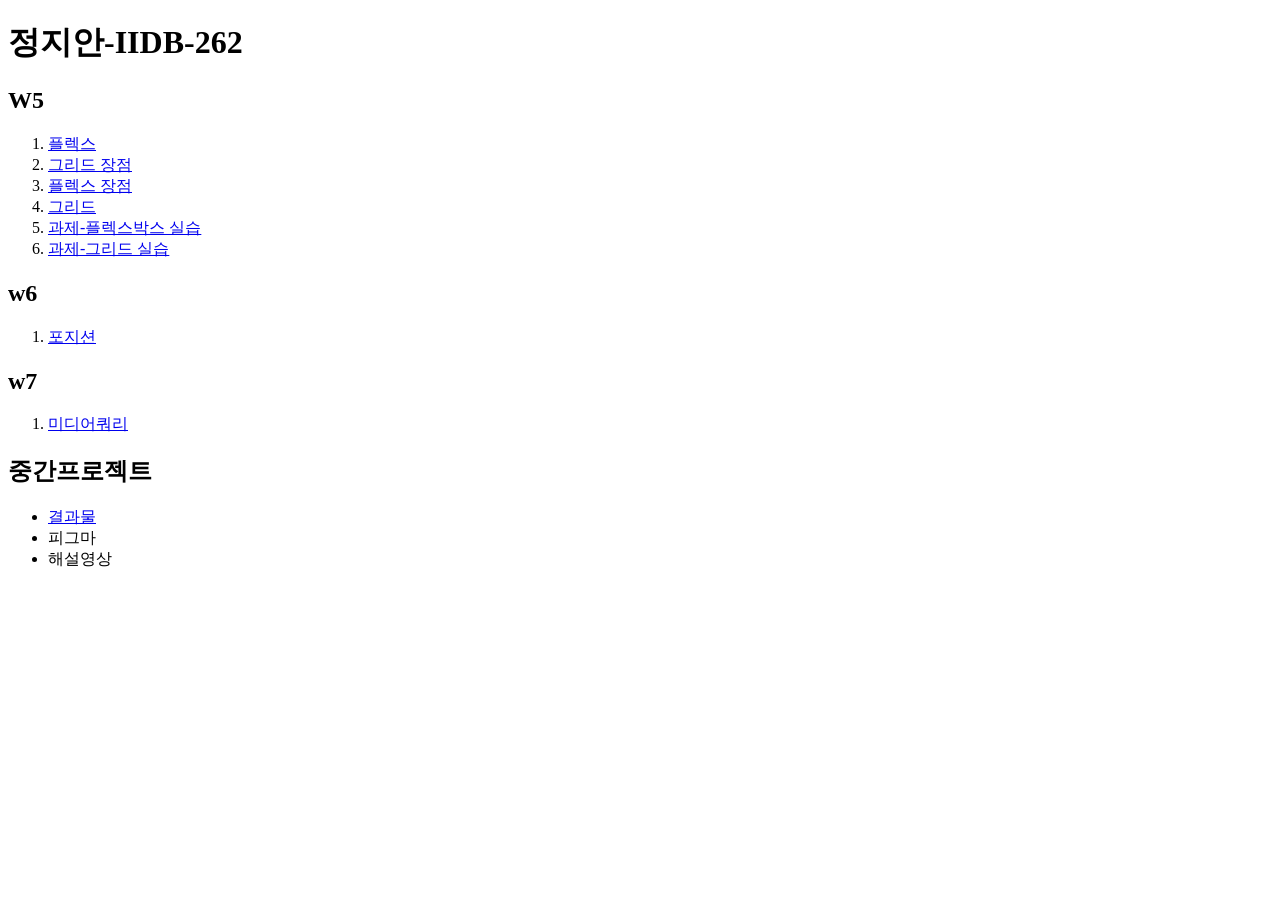
<file: index.html>
<!doctype html>
<html lang="ko">
  <head>
    <meta charset="UTF-8" />
    <meta name="viewport" content="width=device-width, initial-scale=1.0" />
    <title>정지안-IIDB-262</title>
  </head>
  <body>
    <h1>정지안-IIDB-262</h1>
    <h2>W5</h2>
    <ol>
      <li>
        <a href="./src/w5/code1/index.html">플렉스</a>
      </li>
      <li>
        <a href="./src/w5/code2/index.html">그리드 장점</a>
      </li>
      <li>
        <a href="./src/w5/code3/index.html">플렉스 장점</a>
      </li>
      <li>
        <a href="./src/w5/code4/index.html">그리드</a>
      </li>
      <li>
        <a href="./src/w5/assignment1/index.html">과제-플렉스박스 실습</a>
      </li>
      <li>
        <a href="./src/w5/assignment2/index.html">과제-그리드 실습</a>
      </li>
    </ol>
    <h2>w6</h2>
    <ol>
      <li>
        <a href="./src/w6/code1/index.html">포지션</a>
      </li>
    </ol>
    <h2>w7</h2>
    <ol>
      <li>
        <a href="./src/w7/code1/index.html">미디어쿼리</a>
      </li>
    </ol>
    <h2>중간프로젝트</h2>
    <ul>
      <li><a href="./src/mid/index.html">결과물</a></li>
      <li>피그마</li>
      <li>해설영상</li>
    </ul>
  </body>
</html>
</file>
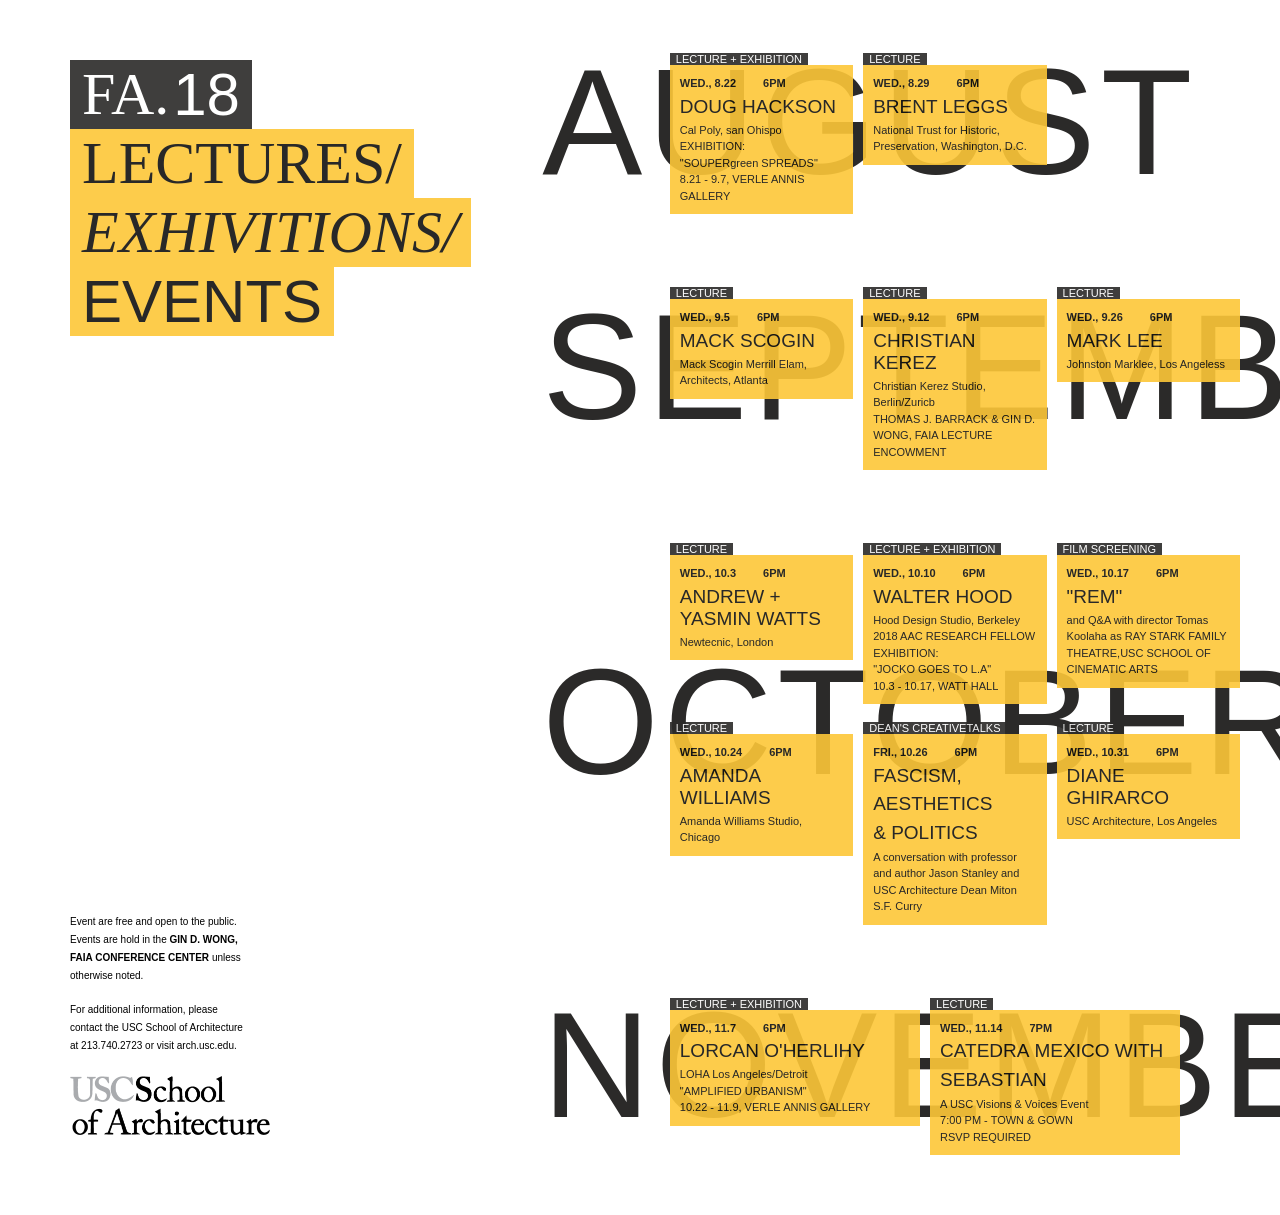
<file: src/mid/index.html>
<!doctype html>
<html lang="ko">
  <head>
    <meta charset="UTF-8" />
    <meta name="viewport" content="width=device-width, initial-scale=1.0" />
    <link rel="stylesheet" href="./style.css" />
    <title>반응형 포스터</title>
  </head>
  <body>
    <div class="title">
      <h1 class="title-black">
        <p class="serif">FA.</p>
        <p>18</p>
      </h1>
      <h1 class="title-yellow serif">LECTURES/</h1>
      <h1 class="title-yellow serif-italic">EXHIVITIONS/</h1>
      <h1 class="title-yellow">EVENTS</h1>
    </div>
    <div class="add-info">
      <p>
        Event are free and open to the public. Events are hold in the
        <strong> GIN D. WONG, FAIA CONFERENCE CENTER </strong> unless otherwise
        noted.
      </p>
      <p>
        For additional information, please contact the USC School of
        Architecture at 213.740.2723 or visit arch.usc.edu.
      </p>
      <img src="USC-logo.png" alt="학교로고" />
    </div>
    <div class="months">
      <div class="august">
        <h2 class="month">
          <span class="full-name">AUGUST</span>
          <span class="short-name">AUG.</span>
        </h2>
        <div class="AUG">
          <div class="info-box">
            <div class="type">
              <span>LECTURE + EXHIBITION</span>
            </div>
            <div class="info">
              <div class="day">
                <p>WED., 8.22</p>
                <p>6PM</p>
              </div>
              <h3 class="scd-title">DOUG HACKSON</h3>
              <p>Cal Poly, san Ohispo</p>
              <div class="scd-info">
                <p>EXHIBITION:</p>
                <p>"SOUPERgreen SPREADS"</p>
                <p>8.21 - 9.7, VERLE ANNIS GALLERY</p>
              </div>
            </div>
          </div>
          <div class="info-box">
            <div class="type">
              <span>LECTURE</span>
            </div>
            <div class="info">
              <div class="day">
                <p>WED., 8.29</p>
                <p>6PM</p>
              </div>
              <h3 class="scd-title">BRENT LEGGS</h3>
              <p>National Trust for Historic, Preservation, Washington, D.C.</p>
            </div>
          </div>
        </div>
      </div>
      <div class="september">
        <h2 class="month">
          <span class="full-name"> SEPTEMBER</span>
          <span class="short-name">SEP.</span>
        </h2>
        <div class="SEP">
          <div class="info-box">
            <div class="type">
              <span>LECTURE</span>
            </div>
            <div class="info">
              <div class="day">
                <p>WED., 9.5</p>
                <p>6PM</p>
              </div>
              <h3 class="scd-title">MACK SCOGIN</h3>
              <p>Mack Scogin Merrill Elam, Architects, Atlanta</p>
            </div>
          </div>
          <div class="info-box">
            <div class="type">
              <span>LECTURE</span>
            </div>
            <div class="info">
              <div class="day">
                <p>WED., 9.12</p>
                <p>6PM</p>
              </div>
              <h3 class="scd-title">CHRISTIAN KEREZ</h3>
              <p>Christian Kerez Studio, Berlin/Zuricb</p>
              <p>THOMAS J. BARRACK & GIN D. WONG, FAIA LECTURE ENCOWMENT</p>
            </div>
          </div>
          <div class="info-box">
            <div class="type">
              <span>LECTURE</span>
            </div>
            <div class="info">
              <div class="day">
                <p>WED., 9.26</p>
                <p>6PM</p>
              </div>
              <h3 class="scd-title">MARK LEE</h3>
              <p>Johnston Marklee, Los Angeless</p>
            </div>
          </div>
        </div>
      </div>
      <div class="october">
        <h2 class="month">
          <span class="full-name">OCTOBER</span>
          <span class="short-name">OCT.</span>
        </h2>
        <div class="OCT">
          <div class="info-box">
            <div class="type">
              <span>LECTURE</span>
            </div>
            <div class="info">
              <div class="day">
                <p>WED., 10.3</p>
                <p>6PM</p>
              </div>
              <h3 class="scd-title">ANDREW + YASMIN WATTS</h3>
              <p>Newtecnic, London</p>
            </div>
          </div>
          <div class="info-box">
            <div class="type">
              <span>LECTURE + EXHIBITION</span>
            </div>
            <div class="info">
              <div class="day">
                <p>WED., 10.10</p>
                <p>6PM</p>
              </div>
              <h3 class="scd-title">WALTER HOOD</h3>
              <p>Hood Design Studio, Berkeley</p>
              <p>2018 AAC RESEARCH FELLOW</p>
              <div class="scd-info">
                <p>EXHIBITION:</p>
                <p>"JOCKO GOES TO L.A"</p>
                <p>10.3 - 10.17, WATT HALL</p>
              </div>
            </div>
          </div>
          <div class="info-box">
            <div class="type">
              <span>FILM SCREENING</span>
            </div>
            <div class="info">
              <div class="day">
                <p>WED., 10.17</p>
                <p>6PM</p>
              </div>
              <h3 class="scd-title">"REM"</h3>
              <p>
                and Q&A with director Tomas Koolaha as RAY STARK FAMILY
                THEATRE,USC SCHOOL OF CINEMATIC ARTS
              </p>
            </div>
          </div>
          <div class="info-box">
            <div class="type">
              <span>LECTURE</span>
            </div>
            <div class="info">
              <div class="day">
                <p>WED., 10.24</p>
                <p>6PM</p>
              </div>
              <h3 class="scd-title">AMANDA WILLIAMS</h3>
              <p>Amanda Williams Studio, Chicago</p>
            </div>
          </div>
          <div class="info-box">
            <div class="type">
              <span>DEAN'S CREATIVETALKS</span>
            </div>
            <div class="info">
              <div class="day">
                <p>FRI., 10.26</p>
                <p>6PM</p>
              </div>
              <h3 class="scd-title">
                <span> FASCISM, </span>
                <span> AESTHETICS </span>
                <span> & POLITICS </span>
              </h3>
              <p>
                A conversation with professor and author Jason Stanley and USC
                Architecture Dean Miton S.F. Curry
              </p>
            </div>
          </div>
          <div class="info-box">
            <div class="type">
              <span>LECTURE</span>
            </div>
            <div class="info">
              <div class="day">
                <p>WED., 10.31</p>
                <p>6PM</p>
              </div>
              <h3 class="scd-title">DIANE GHIRARCO</h3>
              <p>USC Architecture, Los Angeles</p>
            </div>
          </div>
        </div>
      </div>
      <div class="november">
        <h2 class="month">
          <span class="full-name">NOVEMBER</span>
          <span class="short-name">NOV.</span>
        </h2>
        <div class="NOV">
          <div class="info-box">
            <div class="type">
              <span>LECTURE + EXHIBITION</span>
            </div>
            <div class="info">
              <div class="day">
                <p>WED., 11.7</p>
                <p>6PM</p>
              </div>
              <h3 class="scd-title">LORCAN O'HERLIHY</h3>
              <p>LOHA Los Angeles/Detroit</p>
              <div class="scd-info">
                <p>"AMPLIFIED URBANISM"</p>
                <p>10.22 - 11.9, VERLE ANNIS GALLERY</p>
              </div>
            </div>
          </div>
          <div class="info-box">
            <div class="type">
              <span>LECTURE</span>
            </div>
            <div class="info">
              <div class="day">
                <p>WED., 11.14</p>
                <p>7PM</p>
              </div>
              <h3 class="scd-title">
                <span> CATEDRA </span>
                <span> MEXICO WITH </span>
                <span> SEBASTIAN </span>
              </h3>
              <p>A USC Visions & Voices Event</p>
              <p>7:00 PM - TOWN & GOWN</p>
              <p>RSVP REQUIRED</p>
            </div>
          </div>
        </div>
      </div>
    </div>
  </body>
</html>
</file>
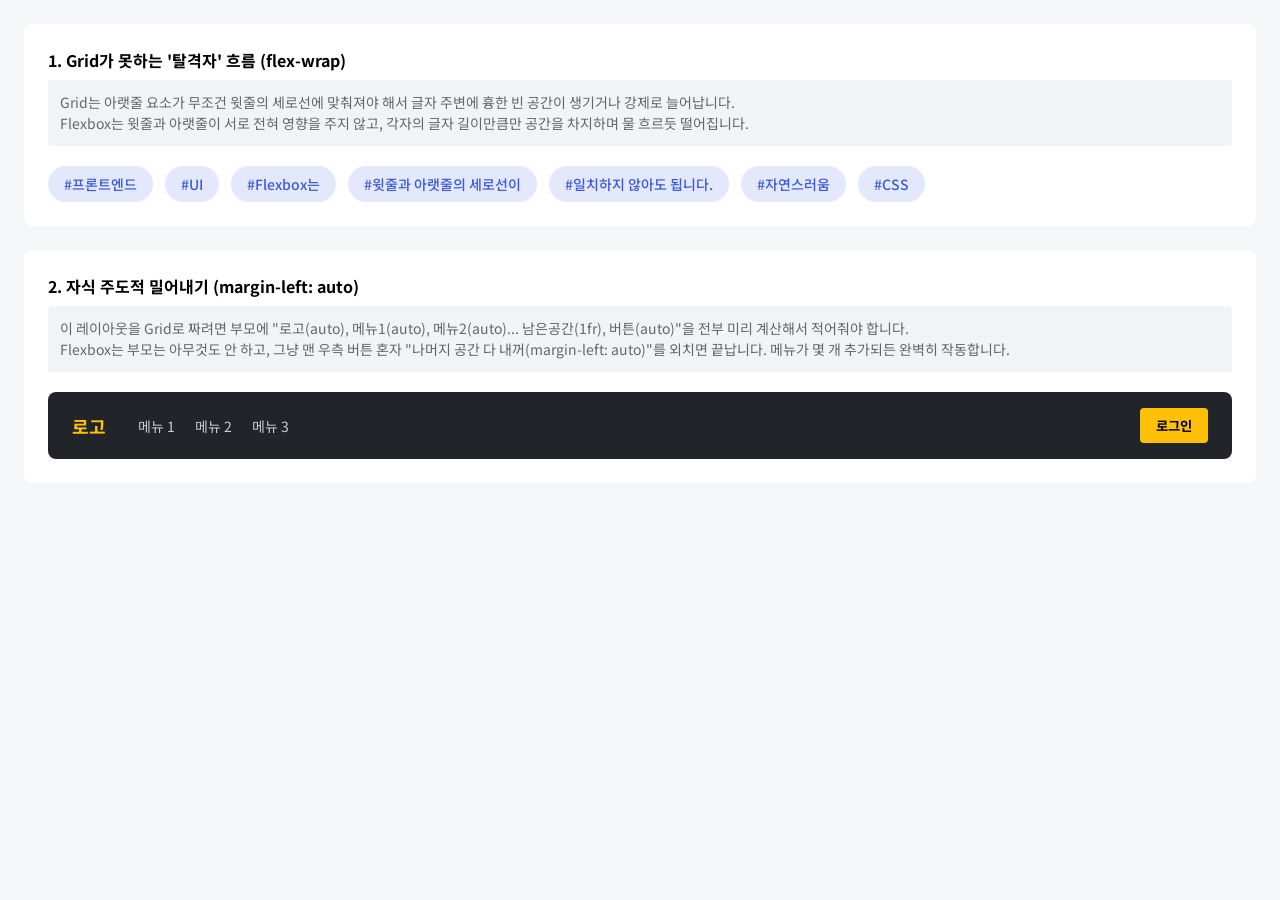
<file: src/w5/code3/index.html>
<!doctype html>
<html lang="en">
  <head>
    <meta charset="UTF-8" />
    <link rel="stylesheet" href="./style.css" />
    <meta name="viewport" content="width=device-width, initial-scale=1.0" />
    <title>Pen</title>
    <!-- Noto Sans KR 폰트 -->
    <link
      href="https://fonts.googleapis.com/css2?family=Noto+Sans+KR:wght@400;500;700&display=swap"
      rel="stylesheet"
    />
  </head>
  <body>
    <!-- 1. 윗줄과 아랫줄의 독립 (Grid로는 절대 불가능한 태그 흐름) -->
    <div class="box">
      <h3 class="title">1. Grid가 못하는 '탈격자' 흐름 (flex-wrap)</h3>

      <p class="desc">
        Grid는 아랫줄 요소가 무조건 윗줄의 세로선에 맞춰져야 해서 글자 주변에
        흉한 빈 공간이 생기거나 강제로 늘어납니다.
        <br />
        Flexbox는 윗줄과 아랫줄이 서로 전혀 영향을 주지 않고, 각자의 글자
        길이만큼만 공간을 차지하며 물 흐르듯 떨어집니다.
      </p>

      <div class="tag-wrap">
        <div class="tag">#프론트엔드</div>
        <div class="tag">#UI</div>
        <div class="tag">#Flexbox는</div>
        <div class="tag">#윗줄과 아랫줄의 세로선이</div>
        <div class="tag">#일치하지 않아도 됩니다.</div>
        <div class="tag">#자연스러움</div>
        <div class="tag">#CSS</div>
      </div>
    </div>

    <!-- 2. 자식 주도적인 남은 공간 밀어내기 (개수를 몰라도 알아서 정렬) -->
    <div class="box">
      <h3 class="title">2. 자식 주도적 밀어내기 (margin-left: auto)</h3>

      <p class="desc">
        이 레이아웃을 Grid로 짜려면 부모에 "로고(auto), 메뉴1(auto),
        메뉴2(auto)... 남은공간(1fr), 버튼(auto)"을 전부 미리 계산해서 적어줘야
        합니다.
        <br />
        Flexbox는 부모는 아무것도 안 하고, 그냥 맨 우측 버튼 혼자 "나머지 공간
        다 내꺼(margin-left: auto)"를 외치면 끝납니다. 메뉴가 몇 개 추가되든
        완벽히 작동합니다.
      </p>

      <!-- 메뉴 개수가 가변적이어도 전혀 깨지지 않는 유연한 구조 -->
      <div class="dynamic-nav">
        <div class="logo">로고</div>
        <div class="menu-item">메뉴 1</div>
        <div class="menu-item">메뉴 2</div>
        <div class="menu-item">메뉴 3</div>
        <!-- 만약 여기에 메뉴 4, 5가 추가되어도 부모 코드는 수정할 필요가 없음 -->

        <!-- 이 요소 혼자 왼쪽 여백을 다 밀어내어 우측 끝에 처박힘 -->
        <button class="push-right-btn">로그인</button>
      </div>
    </div>
  </body>
</html>
</file>
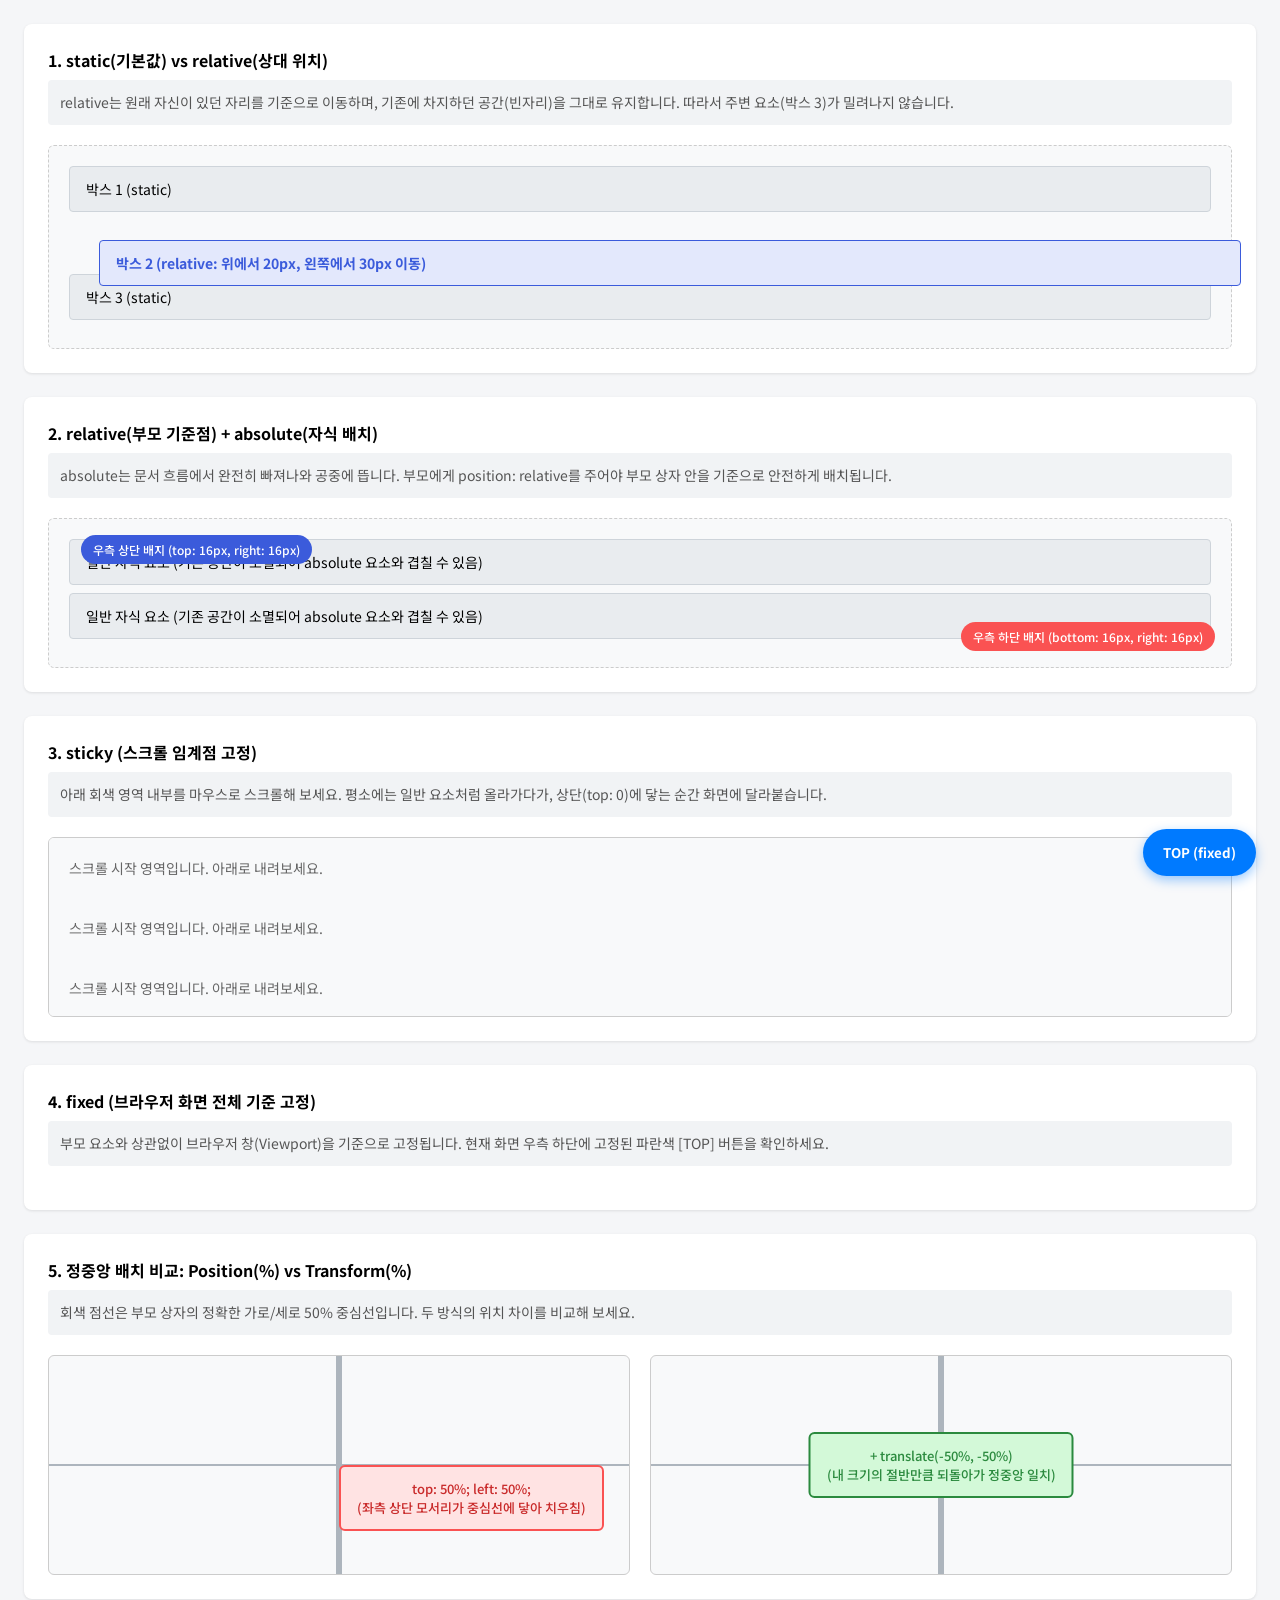
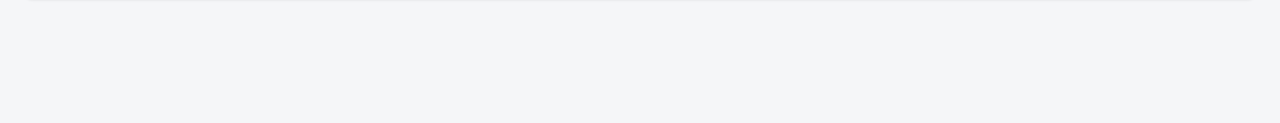
<file: src/w6/code1/index.html>
<!doctype html>
<html lang="en">
  <head>
    <meta charset="UTF-8" />
    <link rel="stylesheet" href="./style.css" />
    <meta name="viewport" content="width=device-width, initial-scale=1.0" />
    <title>Pen</title>
    <!-- Noto Sans KR 폰트 -->
    <link
      href="https://fonts.googleapis.com/css2?family=Noto+Sans+KR:wght@400;500;700&display=swap"
      rel="stylesheet"
    />
  </head>
  <body>
    <!-- 1. static vs relative -->
    <div class="box">
      <h3 class="title">1. static(기본값) vs relative(상대 위치)</h3>
      <p class="desc">
        relative는 원래 자신이 있던 자리를 기준으로 이동하며, 기존에 차지하던
        공간(빈자리)을 그대로 유지합니다. 따라서 주변 요소(박스 3)가 밀려나지
        않습니다.
      </p>

      <div class="demo-stage">
        <div class="item">박스 1 (static)</div>
        <div class="item pos-relative">
          박스 2 (relative: 위에서 20px, 왼쪽에서 30px 이동)
        </div>
        <div class="item" style="position: relative">박스 3 (static)</div>
      </div>
    </div>

    <!-- 2. relative(부모 기준점) + absolute(절대 위치) -->
    <div class="box" style="position: relative">
      <h3 class="title">2. relative(부모 기준점) + absolute(자식 배치)</h3>
      <p class="desc">
        absolute는 문서 흐름에서 완전히 빠져나와 공중에 뜹니다. 부모에게
        position: relative를 주어야 부모 상자 안을 기준으로 안전하게 배치됩니다.
      </p>

      <div class="demo-stage parent-relative">
        <div class="item">
          일반 자식 요소 (기존 공간이 소멸되어 absolute 요소와 겹칠 수 있음)
        </div>
        <div class="badge pos-absolute-top">
          우측 상단 배지 (top: 16px, right: 16px)
        </div>
        <div class="badge pos-absolute-bottom">
          우측 하단 배지 (bottom: 16px, right: 16px)
        </div>
        <div class="item">
          일반 자식 요소 (기존 공간이 소멸되어 absolute 요소와 겹칠 수 있음)
        </div>
      </div>
    </div>

    <!-- 3. sticky (스크롤 반응형 고정) -->
    <div class="box">
      <h3 class="title">3. sticky (스크롤 임계점 고정)</h3>
      <p class="desc">
        아래 회색 영역 내부를 마우스로 스크롤해 보세요. 평소에는 일반 요소처럼
        올라가다가, 상단(top: 0)에 닿는 순간 화면에 달라붙습니다.
      </p>

      <div class="scroll-container">
        <div class="scroll-text">
          스크롤 시작 영역입니다. 아래로 내려보세요.
        </div>
        <div class="scroll-text">
          스크롤 시작 영역입니다. 아래로 내려보세요.
        </div>
        <div class="scroll-text">
          스크롤 시작 영역입니다. 아래로 내려보세요.
        </div>
        <div class="scroll-text">
          스크롤 시작 영역입니다. 아래로 내려보세요.
        </div>
        <div class="scroll-text">
          스크롤 시작 영역입니다. 아래로 내려보세요.
        </div>
        <div class="sticky-bar">📌 Sticky 헤더 (top: 0에 도달하면 고정됨)</div>
        <div class="scroll-content">
          <p>Lorem ipsum dolor sit amet.</p>
          <p>Suscipit vitae accusantium labore nisi.</p>
          <p>Inventore perspiciatis asperiores quibusdam quos?</p>
          <p>Eos tempore optio alias aut?</p>
          <p>Dolor delectus quibusdam accusantium in?</p>
          <p>Adipisci odio eos tempora deserunt!</p>
          <p>Reprehenderit laboriosam unde eius totam!</p>
          <p>Iusto reprehenderit possimus nisi exercitationem praesentium?</p>
          <p>Nemo ipsum sapiente fuga suscipit?</p>
          <p>
            Cupiditate exercitationem voluptates eligendi nulla eius ab iure?
          </p>
        </div>
      </div>
    </div>

    <!-- 4. fixed (뷰포트 고정) -->
    <div class="box">
      <h3 class="title">4. fixed (브라우저 화면 전체 기준 고정)</h3>
      <p class="desc">
        부모 요소와 상관없이 브라우저 창(Viewport)을 기준으로 고정됩니다. 현재
        화면 우측 하단에 고정된 파란색 [TOP] 버튼을 확인하세요.
      </p>

      <!-- 코드 위치는 이 섹션 안에 있지만, 화면 우측 하단에 고정되어 표시됨 -->
      <button class="fixed-btn">TOP (fixed)</button>
    </div>

    <!-- 5. 퍼센트(%) 기준점 차이: Position vs Transform -->
    <div class="box">
      <h3 class="title">5. 정중앙 배치 비교: Position(%) vs Transform(%)</h3>
      <p class="desc">
        회색 점선은 부모 상자의 정확한 가로/세로 50% 중심선입니다. 두 방식의
        위치 차이를 비교해 보세요.
      </p>

      <div class="compare-grid">
        <!-- 5-1. top/left만 쓴 경우 -->
        <div class="center-stage">
          <div class="target only-pos">
            top: 50%; left: 50%;
            <br />
            (좌측 상단 모서리가 중심선에 닿아 치우침)
          </div>
        </div>

        <!-- 5-2. transform까지 함께 쓴 경우 -->
        <div class="center-stage">
          <div class="target with-transform">
            + translate(-50%, -50%)
            <br />
            (내 크기의 절반만큼 되돌아가 정중앙 일치)
          </div>
        </div>
      </div>
    </div>
  </body>
</html>
</file>
<file: src/mid/style.css>
/* 공통 초기화 및 기본 설정 */
* {
  box-sizing: border-box;
  margin: 0;
  padding: 0;
  font-family: "Noto Sans KR", sans-serif;
}
body {
  display: flex;
  flex-direction: column;
  background-color: #ffffff;
  overflow-x: hidden;
}
/* 모바일 스타일링 시작 */
.title {
  order: 1;
  margin: 30px;
}
.title-black {
  display: flex;
  padding: 0 12px;
  background-color: #2b2a29;
  opacity: 0.9;
  color: #ffffff;
  font-size: 40px;
  font-weight: 500;
  width: fit-content;
  column-gap: 4px;
  align-items: center;
}
.title-yellow {
  display: flex;
  flex-direction: column;
  padding: 0 12px;
  background-color: #fdc738;
  opacity: 0.9;
  color: #111111;
  font-size: 40px;
  font-weight: 500;
  width: fit-content;
}
.serif {
  font-family: "Times New Roman", Times, serif;
}
.serif-italic {
  font-family: "Times New Roman", Times, serif;
  font-style: italic;
}
.months {
  order: 2;
  display: flex;
  flex-direction: column;
  width: 100%;
}
.august,
.september,
.october,
.november {
  display: grid;
  grid-template-columns: 1fr;
  grid-template-rows: 1fr;
}
.month {
  grid-column: 1;
  grid-row: 1;
  z-index: 1;
  font-size: 150px;
  font-weight: 450;
  letter-spacing: 10px;
  color: #2b2a29;
  line-height: 1;
  align-self: center;
  justify-self: start;
  padding-left: 16px;
  padding-left: clamp(16px, 19.7vw - 58px, 72px);
}
.full-name {
  display: none;
}
.short-name {
  display: inline;
}
.AUG,
.SEP,
.OCT,
.NOV {
  grid-column: 1;
  grid-row: 1;
  z-index: 2;
  padding-top: 35px;
  display: flex;
  flex-direction: column;
  justify-self: start;
  padding-left: 81px;
  padding-left: clamp(81px, 49vw - 103px, 200px);
  padding-right: 20px;
}
.info-box {
  background-color: #fdc738;
  opacity: 0.9;
  padding: 10px;
  width: fit-content;
  max-width: 100%;
}
.type {
  margin-top: -19px;
  margin-left: -10px;
  margin-bottom: 4px;
}
.type span {
  display: inline;
  padding: 0 6px;
  background-color: #2b2a29;
  color: #ffffff;
  font-size: 8px;
}
.info .day {
  display: flex;
  gap: 27px;
  font-size: 10px;
  font-weight: 700;
  margin-bottom: 4px;
}
.scd-title {
  display: flex;
  flex-wrap: wrap;
  column-gap: 5px;
  row-gap: 6px;
  font-size: 14px;
  font-weight: 500;
  margin-bottom: 4px;
  color: #111111;
}
.scd-title span {
  display: inline;
  margin: 0;
  line-height: 1.2;
}
.scd-info {
  display: flex;
  flex-wrap: wrap;
}
.info p {
  font-size: 9px;
  color: #111111;
  line-height: 1.5;
}
.add-info {
  order: 3;
  display: flex;
  flex-direction: column;
  margin-top: 100px;
  margin-bottom: 30px;
  margin-right: 100px;
  margin-left: 30px;
}
.add-info strong {
  font-weight: 700;
}
.add-info img {
  order: -1;
  margin-bottom: 15px;
  width: 124px;
}
.add-info p {
  font-size: 8px;
  color: #2b2a293;
  margin-bottom: 16px;
  line-height: 1.8;
}

/* 타블렛 화면 스타일링 시작!!!! */
@media (min-width: 660px) {
  body {
    position: relative;
    padding: 15px 20px 30px 20px;
  }
  .short-name {
    display: none;
  }
  .full-name {
    display: inline;
  }
  .title-black {
    font-size: 52px;
  }
  .title-yellow {
    font-size: 52px;
  }
  .august,
  .september,
  .october,
  .nevember {
    display: grid;
    grid-template-columns: minmax(0, 1fr);
    grid-template-rows: auto;
    width: 100%;
    margin-bottom: 50px;
  }
  .month {
    font-size: 130px;
    letter-spacing: 5px;
    padding-left: clamp(16px, calc(56.04vw - 353.84px), 313px);
  }
  .AUG,
  .SEP,
  .OCT,
  .NOV {
    display: grid;
    grid-template-columns: repeat(3, minmax(0, 1fr));
    gap: clamp(19px, calc(0.75vw + 14.02px), 23px);
    padding-left: clamp(96px, calc(57.36vw - 282.56px), 400px);
    padding-right: 20px;
    width: 100%;
    align-items: start;
  }
  .info-box {
    position: relative;
    max-width: none;
    width: 100%;
    padding: 10px;
    height: fit-content;
  }
  .scd-title {
    font-size: 17px;
  }
  .info p {
    font-size: 9px;
  }
  .type {
    position: absolute;
    bottom: 100%;
    left: 0;
    top: auto;
    margin: 0;
    margin-bottom: -2px;
  }
  .type span {
    font-size: 9px;
  }
  .add-info {
    position: absolute;
    top: 20px;
    right: 20px;
    margin-top: 30px;
    margin-right: 3px;
    width: 250px;
    width: 139px;
  }
  .add-info img {
    order: 2;
    margin-top: 5px;
    margin-bottom: 0;
    width: 140px;
  }
}
@media (min-width: 1189px) {
  body {
    display: grid;
    grid-template-columns: auto minmax(0, 1fr);
    column-gap: clamp(30px, calc(12.75vw - 121.59px), 62px);
    padding: 30px 40px 60px 40px;
    position: relative;
  }
  .title {
    grid-column: 1;
    grid-row: 1;
    order: initial;
  }
  .title-black {
    font-size: 60px;
    bottom: -1px;
  }
  .title-yellow {
    font-size: 60px;
  }
  .add-info {
    grid-column: 1;
    grid-row: 2;
    position: static;
    align-self: end;
    order: initial;
    margin-bottom: 20px;
  }
  .add-info p {
    font-size: 10px;
    width: 175px;
  }
  .add-info img {
    order: 2;
    margin-top: 5px;
    margin-bottom: 0;
    width: 200px;
  }
  .months {
    grid-column: 2;
    grid-row: 1 / span 2;
    order: initial;
    width: 100%;
  }
  .month {
    font-size: 150px;
    padding-left: 0;
  }
  .AUG,
  .SEP,
  .OCT,
  .NOV {
    padding-left: clamp(113px, calc(15.94vw - 76.48px), 153px);
    padding-right: 0;
    column-gap: 10px;
    row-gap: 30px;
  }
  .info p {
    font-size: 11px;
  }
  .scd-title {
    font-size: 19px;
  }
  .type span {
    font-size: 11px;
  }
}
</file>
<file: src/w5/code3/style.css>
/* =========================================
   공통 세팅 및 재활용 스타일
   ========================================= */
* {
  box-sizing: border-box;
  margin: 0;
  padding: 0;
  font-family: "Noto Sans KR", sans-serif;
}

body {
  padding: 24px;
  background-color: #f5f6f8;
}

.box {
  background-color: #fff;
  padding: 24px;
  margin-bottom: 24px;
  border-radius: 8px;
}

.title {
  font-size: 16px;
  margin-bottom: 8px;
}

.desc {
  font-size: 14px;
  color: #666;
  margin-bottom: 20px;
  line-height: 1.5;
  background-color: #f1f3f5;
  padding: 12px;
  border-radius: 4px;
}

/* =========================================
   1. 탈격자 흐름 (flex-wrap)
   ========================================= */
.tag-wrap {
  display: flex;
  flex-wrap: wrap;
  gap: 12px;
}

.tag {
  /* 자기 글자 길이(내용물)만큼만 너비를 가짐 */
  background-color: #e3e8fc;
  color: #3b5bdb;
  padding: 8px 16px;
  border-radius: 20px;
  font-size: 14px;
  font-weight: 500;
}

/* =========================================
   2. 자식 주도적 밀어내기 (margin auto)
   ========================================= */
.dynamic-nav {
  display: flex;
  align-items: center; /* 수직 중앙만 맞춤. justify-content 안 씀! */
  gap: 20px;
  background-color: #212529;
  color: #fff;
  padding: 16px 24px;
  border-radius: 8px;
}

.logo {
  font-weight: 700;
  font-size: 18px;
  color: #ffc107;
  margin-right: 12px; /* 로고와 메뉴 사이만 조금 더 띄움 */
}

.menu-item {
  font-size: 14px;
  color: #ccc;
  cursor: pointer;
}

/* 핵심 마법:
   부모(dynamic-nav)는 아무 공간 분배를 안 했지만,
   이 자식 요소 스스로가 "내 왼쪽에 남는 여백을 전부 밀어내라"고 선언함. */
.push-right-btn {
  margin-left: auto;
  background-color: #ffc107;
  color: #000;
  border: none;
  padding: 8px 16px;
  border-radius: 4px;
  font-weight: 700;
  cursor: pointer;
}
</file>
<file: src/w6/code1/style.css>
/* =========================================
   공통 세팅 및 재활용 스타일
   ========================================= */
* {
  box-sizing: border-box;
  margin: 0;
  padding: 0;
  font-family: "Noto Sans KR", sans-serif;
}

body {
  padding: 24px;
  padding-bottom: 100px; /* 하단 fixed 버튼 여백 확보 */
  background-color: #f5f6f8;
}

.box {
  background-color: #fff;
  padding: 24px;
  margin-bottom: 24px;
  border-radius: 8px;
  box-shadow: 0 1px 3px rgba(0, 0, 0, 0.1);
}

.title {
  font-size: 16px;
  margin-bottom: 8px;
}

.desc {
  font-size: 14px;
  color: #555;
  margin-bottom: 20px;
  background-color: #f1f3f5;
  padding: 12px;
  border-radius: 4px;
  line-height: 1.5;
}

/* 실습용 무대 및 기본 블록 */
.demo-stage {
  background-color: #f8f9fa;
  border: 1px dashed #ccc;
  padding: 20px;
  border-radius: 6px;
}

.item {
  background-color: #e9ecef;
  border: 1px solid #ced4da;
  padding: 12px 16px;
  margin-bottom: 8px;
  border-radius: 4px;
  font-size: 14px;
}

/* =========================================
   1. static vs relative
   ========================================= */
.pos-relative {
  position: relative;
  top: 20px; /* 원래 위치에서 아래로 20px 이동 */
  left: 30px; /* 원래 위치에서 오른쪽으로 30px 이동 */
  background-color: #e3e8fc;
  border-color: #3b5bdb;
  color: #3b5bdb;
  font-weight: 700;
  z-index: 1;
  /* 아래 박스와 겹칠 때 위로 올라오도록 설정 */
}

/* =========================================
   2. relative + absolute
   ========================================= */
.parent-relative {
  position: relative; /* 자식(absolute)이 도망가지 못하게 기준점 선언 */
  /* height: 320px; */
}

.badge {
  position: absolute; /* 문서 흐름에서 이탈 */
  background-color: #3b5bdb;
  color: #fff;
  padding: 6px 12px;
  border-radius: 20px;
  font-size: 12px;
  font-weight: 500;
}

.pos-absolute-top {
  top: 16px;
  left: 32px;
}

.pos-absolute-bottom {
  bottom: 16px;
  right: 16px;
  background-color: #fa5252;
}

/* =========================================
   3. sticky (스크롤 고정)
   ========================================= */
.scroll-container {
  height: 180px;
  overflow-y: auto; /* 내부 스크롤 생성 */
  border: 1px solid #ccc;
  border-radius: 6px;
  background-color: #f8f9fa;
}

.scroll-text {
  padding: 20px;
  font-size: 14px;
  color: #666;
}

.sticky-bar {
  position: sticky;
  top: 0; /* 스크롤 시 컨테이너 최상단(0px)에 닿으면 달라붙음 */
  background-color: #212529;
  color: #ffc107;
  padding: 12px 20px;
  font-weight: 700;
  font-size: 14px;
}

.scroll-content p {
  padding: 20px;
  border-bottom: 1px solid #eee;
  font-size: 14px;
}

/* =========================================
   4. fixed (뷰포트 고정)
   ========================================= */
.fixed-btn {
  position: fixed;
  bottom: 24px; /* 브라우저 창 하단에서 24px */
  right: 24px; /* 브라우저 창 우측에서 24px */
  background-color: #007aff;
  color: #fff;
  border: none;
  padding: 14px 20px;
  border-radius: 30px;
  font-weight: 700;
  box-shadow: 0 4px 12px rgba(0, 122, 255, 0.4);
  cursor: pointer;
  z-index: 100;
}

/* =========================================
   5. 퍼센트(%) 기준점 차이 (정중앙 배치)
   ========================================= */
.compare-grid {
  display: grid;
  grid-template-columns: 1fr 1fr;
  gap: 20px;
}

.center-stage {
  position: relative; /* 자식(absolute)의 기준점 */
  height: 220px;
  background-color: #f8f9fa;
  border: 1px solid #ccc;
  border-radius: 6px;
  /* 정중앙을 눈으로 확인하기 위한 십자가 가이드선 배경 */
  background-image:
    linear-gradient(
      to right,
      transparent 49.5%,
      #adb5bd 49.5%,
      #adb5bd 50.5%,
      transparent 50.5%
    ),
    linear-gradient(
      to bottom,
      transparent 49.5%,
      #adb5bd 49.5%,
      #adb5bd 50.5%,
      transparent 50.5%
    );
}

.target {
  position: absolute;
  padding: 12px 16px;
  border-radius: 6px;
  font-size: 13px;
  font-weight: 500;
  text-align: center;
  white-space: nowrap;
}

/* 5-1. 부모 크기의 50%만 이동한 경우 (치우침) */
.only-pos {
  top: 50%;
  left: 50%;
  background-color: #ffe3e3;
  border: 2px solid #fa5252;
  color: #c92a2a;
}

/* 5-2. 자기 크기의 50%만큼 역방향 이동을 추가한 경우 (정중앙) */
.with-transform {
  top: 50%;
  left: 50%;
  transform: translate(
    -50%,
    -50%
  ); /* 핵심: 자기 자신 크기의 절반만큼 뒤로 당김 */
  background-color: #d3f9d8;
  border: 2px solid #2b8a3e;
  color: #2b8a3e;
}
</file>
